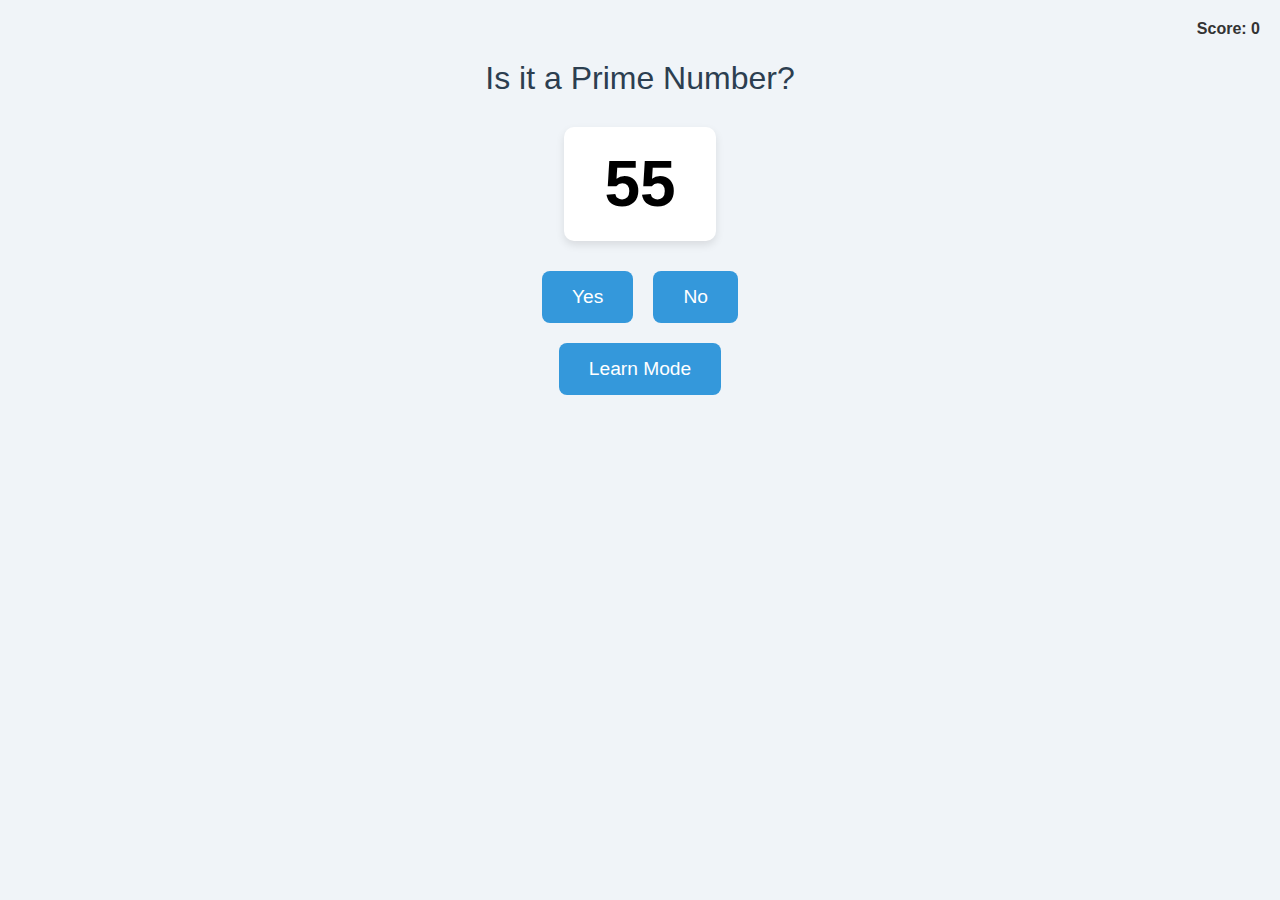
<file: index.html>
<!DOCTYPE html>
<html lang="en">
<head>
  <meta charset="UTF-8" />
  <meta name="viewport" content="width=device-width, initial-scale=1.0"/>
  <title>Prime Numbers Game</title>

   <!-- Google Analytics -->
   <script async src="https://www.googletagmanager.com/gtag/js?id=G-RQHPK94846"></script>
   <script>
     window.dataLayer = window.dataLayer || [];
     function gtag(){dataLayer.push(arguments);}
     gtag('js', new Date());
     gtag('config', 'G-RQHPK94846');
   </script>
  <style>
    * {
      margin: 0;
      padding: 0;
      box-sizing: border-box;
    }

    body, html {
      font-family: Arial, sans-serif;
      height: 100%;
      background-color: #f0f4f8;
    }

    #container {
      display: flex;
      flex-direction: column;
      align-items: center;
      padding-top: 60px;
      min-height: 100vh;
      position: relative;
    }

    #score {
      position: absolute;
      top: 20px;
      right: 20px;
      font-weight: bold;
      color: #333;
    }

    #heading {
      font-size: 2rem;
      margin-bottom: 30px;
      text-align: center;
      color: #2c3e50;
    }

    #displayPrimeContainer {
      font-size: 4rem;
      font-weight: bold;
      margin-bottom: 30px;
      padding: 20px 40px;
      background-color: #ffffff;
      border-radius: 10px;
      box-shadow: 0 4px 8px rgba(0,0,0,0.1);
      text-align: center;
    }

    #container > .buttonRow {
      display: flex;
      gap: 20px;
      flex-wrap: wrap;
      justify-content: center;
      margin-bottom: 20px;
    }

    .btn {
      padding: 15px 30px;
      font-size: 1.2rem;
      background-color: #3498db;
      color: white;
      border: none;
      border-radius: 8px;
      cursor: pointer;
      transition: background-color 0.3s ease;
      user-select: none;
    }

    .btn:hover {
      background-color: #2980b9;
    }

    #feedbackMessage {
      position: fixed;
      top: 50%;
      left: 50%;
      transform: translate(-50%, -50%);
      padding: 20px 40px;
      background-color: rgba(0, 0, 0, 0.8);
      color: white;
      font-size: 1.8rem;
      font-weight: bold;
      border-radius: 10px;
      opacity: 0;
      pointer-events: none;
      z-index: 1000;
      transition: opacity 0.3s ease;
    }

    #feedbackMessage.show {
      opacity: 1;
      animation: fadeOut 1s ease forwards;
    }

    @keyframes fadeOut {
      0% { opacity: 1; }
      80% { opacity: 1; }
      100% { opacity: 0; }
    }

    #learnModeContainer {
      display: none;
      padding: 40px 20px;
      text-align: center;
    }

    .prime-list {
      margin-top: 20px;
      font-size: 1.5rem;
      display: flex;
      flex-wrap: wrap;
      justify-content: center;
      gap: 10px;
    }

    .prime-list span {
      background-color: #ffecb3;
      color: #2c3e50;
      padding: 10px 15px;
      border-radius: 10px;
      font-weight: bold;
      font-size: 1.2rem;
      box-shadow: 2px 2px 5px rgba(0,0,0,0.1);
      transition: transform 0.2s;
    }

    .prime-list span:hover {
      transform: scale(1.1);
      background-color: #ffd54f;
    }

    #learnModeContainer .btn {
  margin-top: 2rem;  /* 2 times the base font size */
}


    @media (max-width: 600px) {
      #displayPrimeContainer {
        font-size: 3rem;
        padding: 15px 25px;
      }

      .btn {
        padding: 12px 25px;
        font-size: 1rem;
      }

      #heading {
        font-size: 1.5rem;
      }
    }

    .definition-box {
  background-color: #e8f5e9;
  padding: 20px;
  border-radius: 10px;
  text-align: left;
  box-shadow: 0 2px 8px rgba(0, 0, 0, 0.05);
  margin-bottom: 30px;
}
.definition-box p {
  margin-bottom: 10px;
}

  </style>
</head>
<body>
  <div id="container">
    <div id="score">Score: 0</div>
    <div id="heading">Is it a Prime Number?</div>
    <div id="displayPrimeContainer">1</div>
    <div class="buttonRow">
      <button class="btn" id="yesButton">Yes</button>
      <button class="btn" id="noButton">No</button>
    </div>
    <button class="btn" onclick="switchToLearnMode()">Learn Mode</button>
  </div>

  <div id="learnModeContainer">
    <h2>Prime Numbers from 1 to 100</h2>
    <div class="definition-box">
        <p><strong>A prime number</strong> is a number that has <strong>only two factors</strong>: 1 and itself.</p>
        <p>That means you can only divide it evenly by 1 and the number itself.</p>
        <p>🧠 <strong>Examples of Prime Numbers:</strong> 2, 3, 5, 7, 11, 13...</p>
        <p>⛔ <strong>Not Prime:</strong> 4 is not a prime number because you can divide it by 1, 2, and 4.</p>
        <p>💡 <strong>Fun Fact:</strong> 2 is the only even prime number!</p>
      </div>
    <div class="prime-list" id="primeList"></div>
    <button class="btn" id="gameModeButton" onclick="switchToGameMode()">Game Mode</button>
  </div>

  <div id="feedbackMessage"></div>

  <script>
    // Game logic
    const display = document.getElementById("displayPrimeContainer");
    const scoreEl = document.getElementById("score");
    const yesBtn = document.getElementById("yesButton");
    const noBtn = document.getElementById("noButton");

    let score = 0;
    let currentNum = 1;

    function randomInteger1To100() {
      return Math.floor(Math.random() * 100) + 1;
    }

    function isPrime(num) {
      if (num <= 1) return false;
      if (num === 2) return true;
      if (num % 2 === 0) return false;
      const sqrt = Math.sqrt(num);
      for (let i = 3; i <= sqrt; i += 2) {
        if (num % i === 0) return false;
      }
      return true;
    }

    function showFeedbackMessage(isCorrect) {
      const msg = document.getElementById("feedbackMessage");
      msg.textContent = isCorrect ? "Woohoo!🎉 You're awesome!!🤩" : "Oh! Incorrect!😒";
      msg.style.backgroundColor = isCorrect ? "green" : "red";
      msg.classList.add("show");
      setTimeout(() => {
        msg.classList.remove("show");
      }, 1000);
    }

    function updateGame() {
      currentNum = randomInteger1To100();
      display.textContent = currentNum;
    }

    function handleAnswer(userSaysPrime) {
      const actualPrime = isPrime(currentNum);
      const isCorrect = userSaysPrime === actualPrime;
      showFeedbackMessage(isCorrect);
      if (isCorrect) {
        score += 1;
        scoreEl.textContent = "Score: " + score;
      } else {
        score = 0;
        scoreEl.textContent = "Score: 0";
      }
      updateGame();
    }

    yesBtn.onclick = () => handleAnswer(true);
    noBtn.onclick = () => handleAnswer(false);

    updateGame(); // Initial number

    // Learn Mode
    function switchToLearnMode() {
      document.getElementById("container").style.display = "none";
      const learnContainer = document.getElementById("learnModeContainer");
      const primeListEl = document.getElementById("primeList");
      learnContainer.style.display = "block";

      const primes = [];
      for (let i = 1; i <= 100; i++) {
        if (isPrime(i)) primes.push(i);
      }
      primeListEl.innerHTML = primes.map(p => `<span>${p}</span>`).join(" ");
    }

    function switchToGameMode() {
      document.getElementById("learnModeContainer").style.display = "none";
      document.getElementById("container").style.display = "flex";
      updateGame();
    }
  </script>
</body>
</html>
</file>
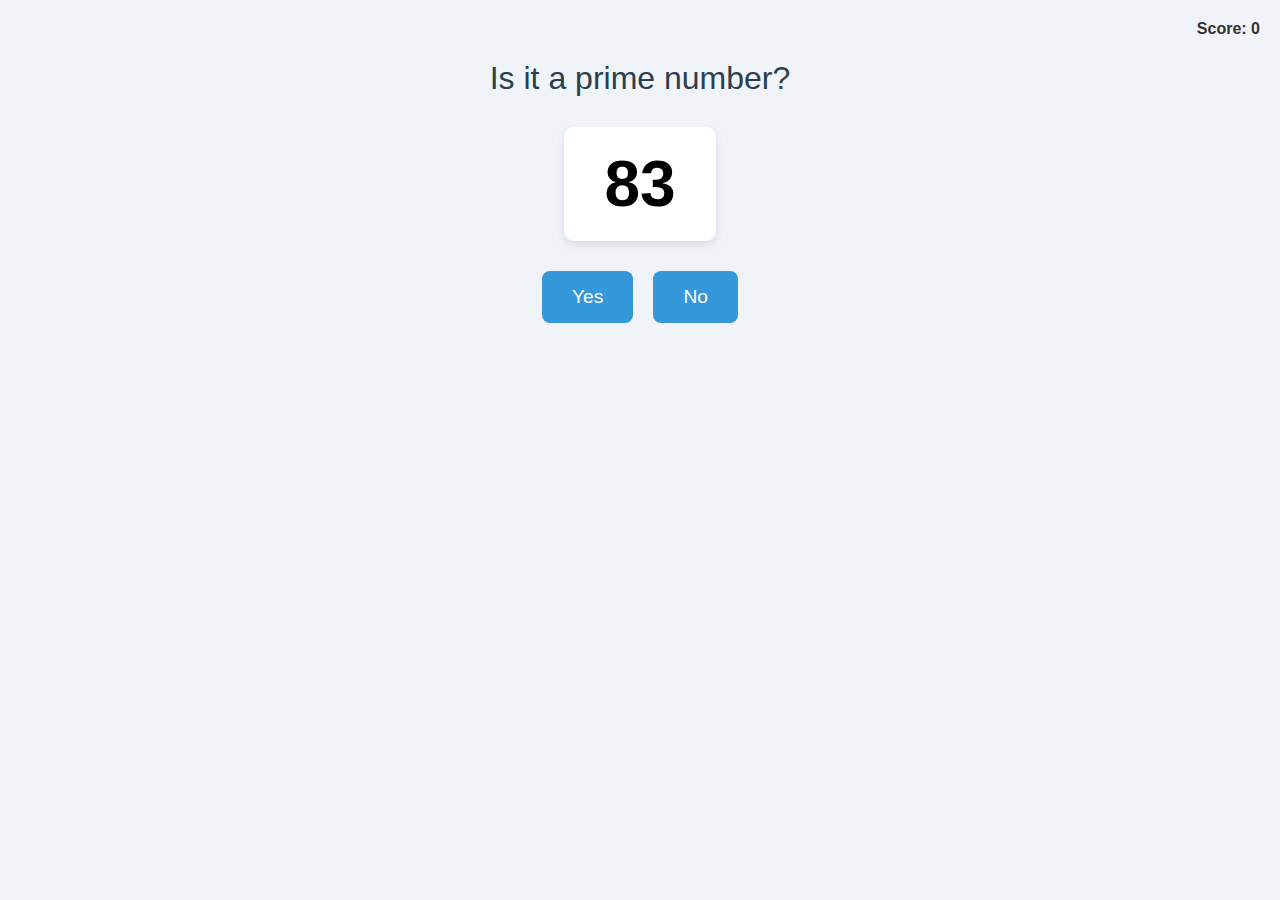
<file: Prime.html>
<!DOCTYPE html>
<html lang="en">
  <head>
    <meta charset="UTF-8">
    <meta name="viewport" content="width=device-width, initial-scale=1.0">
    <meta http-equiv="X-UA-Compatible" content="ie=edge">
    <title>Find Primes</title>
    <link rel="stylesheet" href="Prime.css">
  </head>
  <body>
    
    <div id="container">
        <div id="heading">Is it a prime number?</div>
        <div id="displayPrimeContainer">1</div>
        <div>
            <div id="yesButton" onclick=yesCheckPrime()>Yes</div>
            <div id="noButton" onclick=noCheckPrime()>No</div>
        </div>
        <div id="score">Score: 0</div>
    </div>
    <div id="feedbackMessage"></div>
    <script src="Prime.js"></script>
  </body>
</html>
</file>
<file: Prime.css>
/* Reset default browser styles */
* {
    margin: 0;
    padding: 0;
    box-sizing: border-box;
  }
  
  body, html {
    height: 100%;
    font-family: Arial, sans-serif;
  }
  
  /* Main container layout */
  #container {
    display: flex;
    flex-direction: column;
    align-items: center;
    padding-top: 60px;
    min-height: 100vh;
    position: relative;
    background-color: #f0f4f8;
    /* background-color: #F5ECE0; */
  }
  
  /* Score at top right */
  #score {
    position: absolute;
    top: 20px;
    right: 20px;
    font-weight: bold;
    color: #333;
  }
  
  /* Heading styling */
  #heading {
    font-size: 2rem;
    margin-bottom: 30px;
    text-align: center;
    color: #2c3e50;
  }
  
  /* Prime display box */
  #displayPrimeContainer {
    font-size: 4rem;
    font-weight: bold;
    margin-bottom: 30px;
    padding: 20px 40px;
    background-color: #ffffff;
    border-radius: 10px;
    box-shadow: 0 4px 8px rgba(0,0,0,0.1);
    text-align: center;
  }
  
  /* Button container */
  #container > div:nth-of-type(3) {
    display: flex;
    gap: 20px;
    flex-wrap: wrap;
    justify-content: center;
  }
  
  /* Button styling */
  #yesButton, #noButton {
    padding: 15px 30px;
    font-size: 1.2rem;
    background-color: #3498db;
    color: white;
    border-radius: 8px;
    cursor: pointer;
    transition: background-color 0.3s ease;
    user-select: none;
  }
  
  #yesButton:hover {
    background-color: #2ecc71;
  }
  
  #noButton:hover {
    background-color: #e74c3c;
  }
  
  /* Responsive tweaks */
  @media (max-width: 600px) {
    #displayPrimeContainer {
      font-size: 3rem;
      padding: 15px 25px;
    }
  
    #yesButton, #noButton {
      padding: 12px 25px;
      font-size: 1rem;
    }
  
    #heading {
      font-size: 1.5rem;
    }
  }

  #feedbackMessage {
    position: fixed;
    top: 40%;
    left: 50%;
    transform: translate(-50%, -50%);
    padding: 20px 40px;
    background-color: rgba(0, 0, 0, 0.8);
    color: white;
    font-size: 1.8rem;
    font-weight: bold;
    border-radius: 10px;
    opacity: 0;
    pointer-events: none;
    z-index: 1000;
    transition: opacity 0.3s ease;
  }
  #feedbackMessage.show {
    opacity: 1;
    animation: fadeOut 1s ease forwards;
  }
  
  @keyframes fadeOut {
    0% { opacity: 1; }
    80% { opacity: 1; }
    100% { opacity: 0; }
  }
</file>
